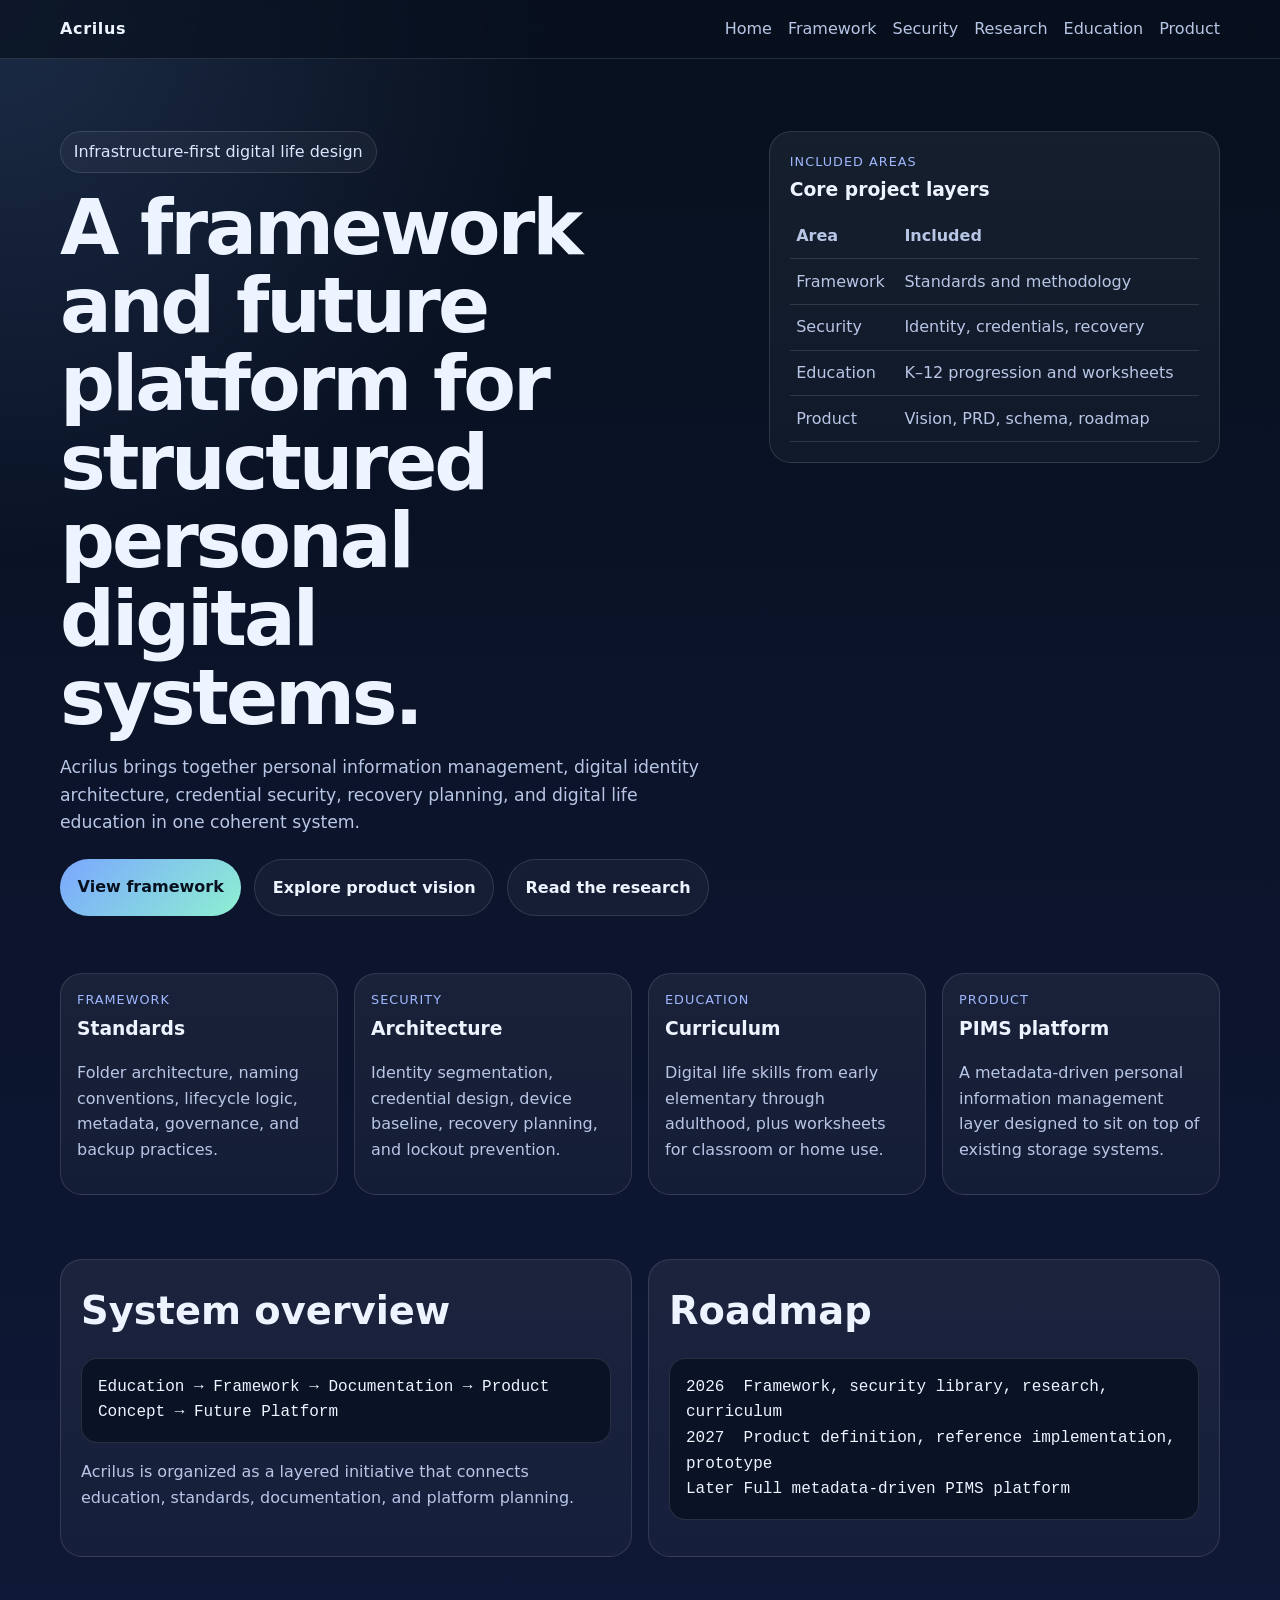
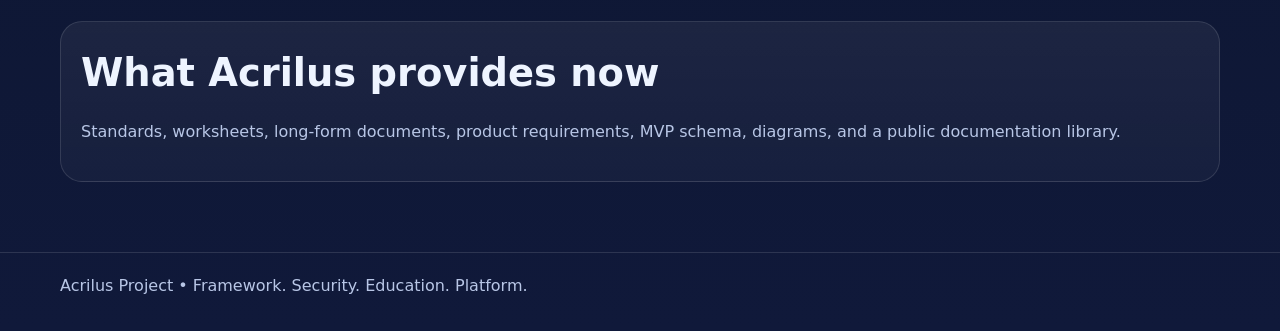
<file: index.html>
<!doctype html>
<html lang="en">
<head>
  <meta charset="utf-8" />
  <meta name="viewport" content="width=device-width, initial-scale=1" />
  <title>Acrilus — Personal Digital Systems</title>
  <meta name="description" content="Acrilus is a framework and future platform for structured personal information management, digital identity architecture, and long-term digital resilience." />
  <link rel="stylesheet" href="style.css" />
  <link rel="canonical" href="https://acrilus.one/">
<meta name="robots" content="index, follow">
<meta name="description" content="Acrilus — personal information management system platform.">
</head>
<body>
  <div class="nav"><div class="container nav-inner"><div class="brand">Acrilus</div><div class="links"><a href="index.html">Home</a><a href="framework.html">Framework</a><a href="security.html">Security</a><a href="research.html">Research</a><a href="education.html">Education</a><a href="product.html">Product</a></div></div></div>

<section class="hero">
  <div class="container hero-grid">
    <div>
      <div class="badge">Infrastructure-first digital life design</div>
      <h1>A framework and future platform for structured personal digital systems.</h1>
      <p class="lead">Acrilus brings together personal information management, digital identity architecture, credential security, recovery planning, and digital life education in one coherent system.</p>
      <div class="actions">
        <a class="btn primary" href="framework.html">View framework</a>
        <a class="btn" href="product.html">Explore product vision</a>
        <a class="btn" href="research.html">Read the research</a>
      </div>
    </div>
    <div class="panel">
      <div class="kicker">Included areas</div>
      <h3>Core project layers</h3>
      <table class="table">
        <tr><th>Area</th><th>Included</th></tr>
        <tr><td>Framework</td><td>Standards and methodology</td></tr>
        <tr><td>Security</td><td>Identity, credentials, recovery</td></tr>
        <tr><td>Education</td><td>K–12 progression and worksheets</td></tr>
        <tr><td>Product</td><td>Vision, PRD, schema, roadmap</td></tr>
      </table>
    </div>
  </div>
</section>
<section class="section"><div class="container grid4">
  <div class="card"><div class="kicker">Framework</div><h3>Standards</h3><p class="muted">Folder architecture, naming conventions, lifecycle logic, metadata, governance, and backup practices.</p></div>
  <div class="card"><div class="kicker">Security</div><h3>Architecture</h3><p class="muted">Identity segmentation, credential design, device baseline, recovery planning, and lockout prevention.</p></div>
  <div class="card"><div class="kicker">Education</div><h3>Curriculum</h3><p class="muted">Digital life skills from early elementary through adulthood, plus worksheets for classroom or home use.</p></div>
  <div class="card"><div class="kicker">Product</div><h3>PIMS platform</h3><p class="muted">A metadata-driven personal information management layer designed to sit on top of existing storage systems.</p></div>
</div></section>
<section class="section"><div class="container grid2">
  <div class="panel"><h2>System overview</h2><pre>Education → Framework → Documentation → Product Concept → Future Platform</pre><p class="muted">Acrilus is organized as a layered initiative that connects education, standards, documentation, and platform planning.</p></div>
  <div class="panel"><h2>Roadmap</h2><pre>2026  Framework, security library, research, curriculum
2027  Product definition, reference implementation, prototype
Later Full metadata-driven PIMS platform</pre></div>
</div></section>
<section class="section"><div class="container panel"><h2>What Acrilus provides now</h2><p class="muted">Standards, worksheets, long-form documents, product requirements, MVP schema, diagrams, and a public documentation library.</p></div></section>

  <div class="footer"><div class="container">Acrilus Project • Framework. Security. Education. Platform.</div></div>
</body>
</html>
</file>
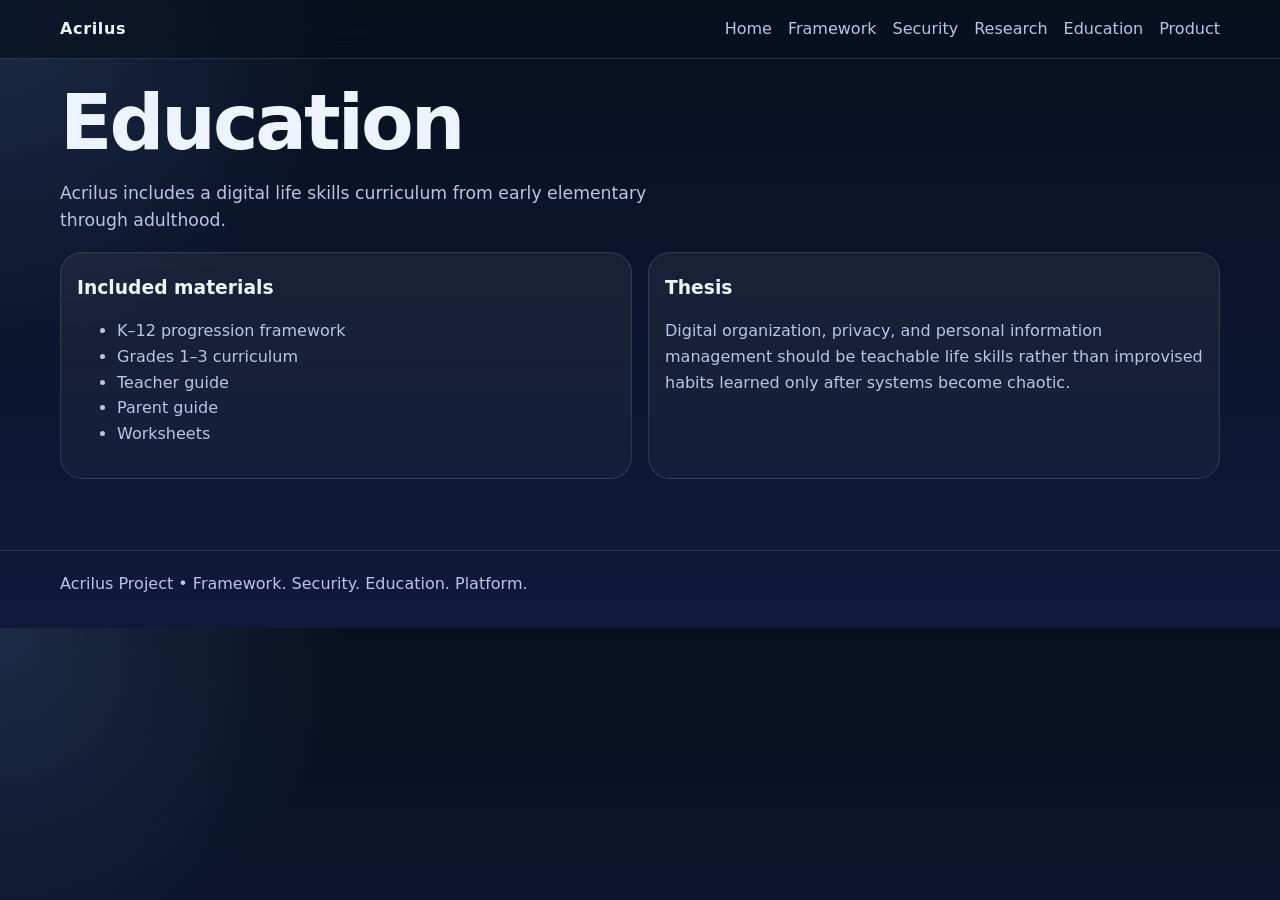
<file: education.html>
<!doctype html>
<html lang="en">
<head>
  <meta charset="utf-8" />
  <meta name="viewport" content="width=device-width, initial-scale=1" />
  <title>Acrilus — Education</title>
  <meta name="description" content="Acrilus is a framework and future platform for structured personal information management, digital identity architecture, and long-term digital resilience." />
  <link rel="stylesheet" href="style.css" />
</head>
<body>
  <div class="nav"><div class="container nav-inner"><div class="brand">Acrilus</div><div class="links"><a href="index.html">Home</a><a href="framework.html">Framework</a><a href="security.html">Security</a><a href="research.html">Research</a><a href="education.html">Education</a><a href="product.html">Product</a></div></div></div>
  <section class="section"><div class="container"><h1>Education</h1><p class="lead">Acrilus includes a digital life skills curriculum from early elementary through adulthood.</p><div class="grid2"><div class="card"><h3>Included materials</h3><ul><li>K–12 progression framework</li><li>Grades 1–3 curriculum</li><li>Teacher guide</li><li>Parent guide</li><li>Worksheets</li></ul></div><div class="card"><h3>Thesis</h3><p class="muted">Digital organization, privacy, and personal information management should be teachable life skills rather than improvised habits learned only after systems become chaotic.</p></div></div></div></section>
  <div class="footer"><div class="container">Acrilus Project • Framework. Security. Education. Platform.</div></div>
</body></html>
</file>
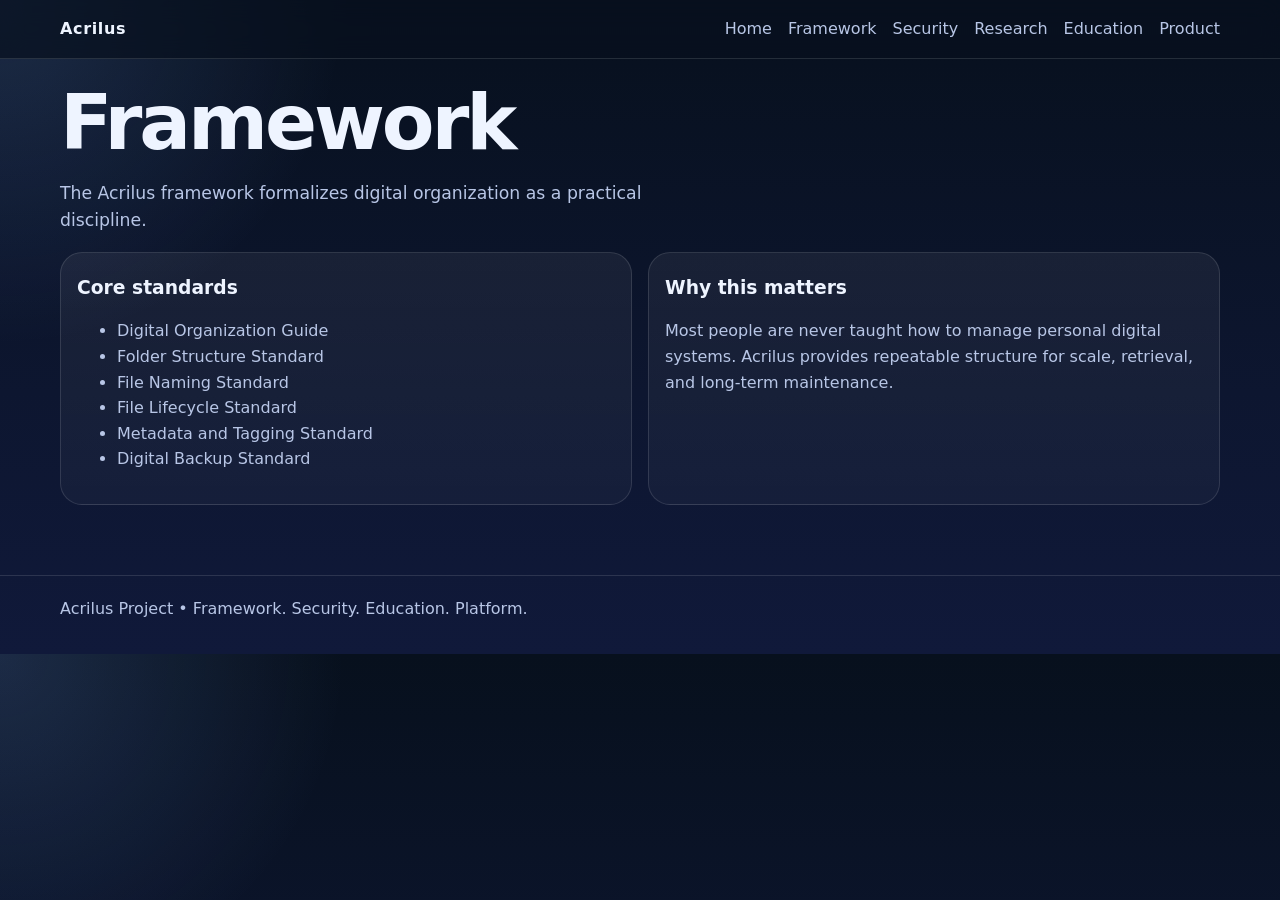
<file: framework.html>
<!doctype html>
<html lang="en">
<head>
  <meta charset="utf-8" />
  <meta name="viewport" content="width=device-width, initial-scale=1" />
  <title>Acrilus — Framework</title>
  <meta name="description" content="Acrilus is a framework and future platform for structured personal information management, digital identity architecture, and long-term digital resilience." />
  <link rel="stylesheet" href="style.css" />
</head>
<body>
  <div class="nav"><div class="container nav-inner"><div class="brand">Acrilus</div><div class="links"><a href="index.html">Home</a><a href="framework.html">Framework</a><a href="security.html">Security</a><a href="research.html">Research</a><a href="education.html">Education</a><a href="product.html">Product</a></div></div></div>
  <section class="section"><div class="container"><h1>Framework</h1><p class="lead">The Acrilus framework formalizes digital organization as a practical discipline.</p><div class="grid2"><div class="card"><h3>Core standards</h3><ul><li>Digital Organization Guide</li><li>Folder Structure Standard</li><li>File Naming Standard</li><li>File Lifecycle Standard</li><li>Metadata and Tagging Standard</li><li>Digital Backup Standard</li></ul></div><div class="card"><h3>Why this matters</h3><p class="muted">Most people are never taught how to manage personal digital systems. Acrilus provides repeatable structure for scale, retrieval, and long-term maintenance.</p></div></div></div></section>
  <div class="footer"><div class="container">Acrilus Project • Framework. Security. Education. Platform.</div></div>
</body></html>
</file>
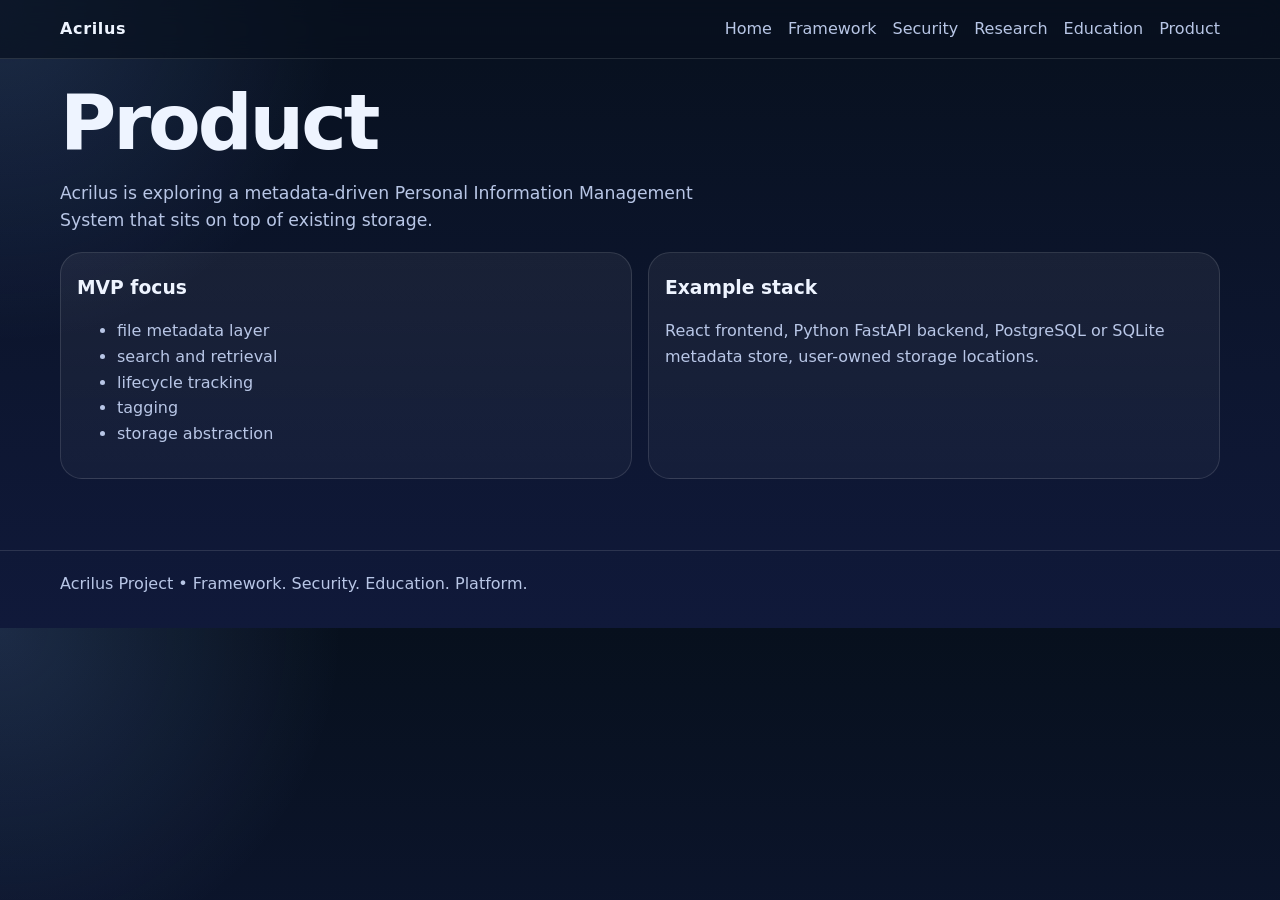
<file: product.html>
<!doctype html>
<html lang="en">
<head>
  <meta charset="utf-8" />
  <meta name="viewport" content="width=device-width, initial-scale=1" />
  <title>Acrilus — Product</title>
  <meta name="description" content="Acrilus is a framework and future platform for structured personal information management, digital identity architecture, and long-term digital resilience." />
  <link rel="stylesheet" href="style.css" />
</head>
<body>
  <div class="nav"><div class="container nav-inner"><div class="brand">Acrilus</div><div class="links"><a href="index.html">Home</a><a href="framework.html">Framework</a><a href="security.html">Security</a><a href="research.html">Research</a><a href="education.html">Education</a><a href="product.html">Product</a></div></div></div>
  <section class="section"><div class="container"><h1>Product</h1><p class="lead">Acrilus is exploring a metadata-driven Personal Information Management System that sits on top of existing storage.</p><div class="grid2"><div class="card"><h3>MVP focus</h3><ul><li>file metadata layer</li><li>search and retrieval</li><li>lifecycle tracking</li><li>tagging</li><li>storage abstraction</li></ul></div><div class="card"><h3>Example stack</h3><p class="muted">React frontend, Python FastAPI backend, PostgreSQL or SQLite metadata store, user-owned storage locations.</p></div></div></div></section>
  <div class="footer"><div class="container">Acrilus Project • Framework. Security. Education. Platform.</div></div>
</body></html>
</file>
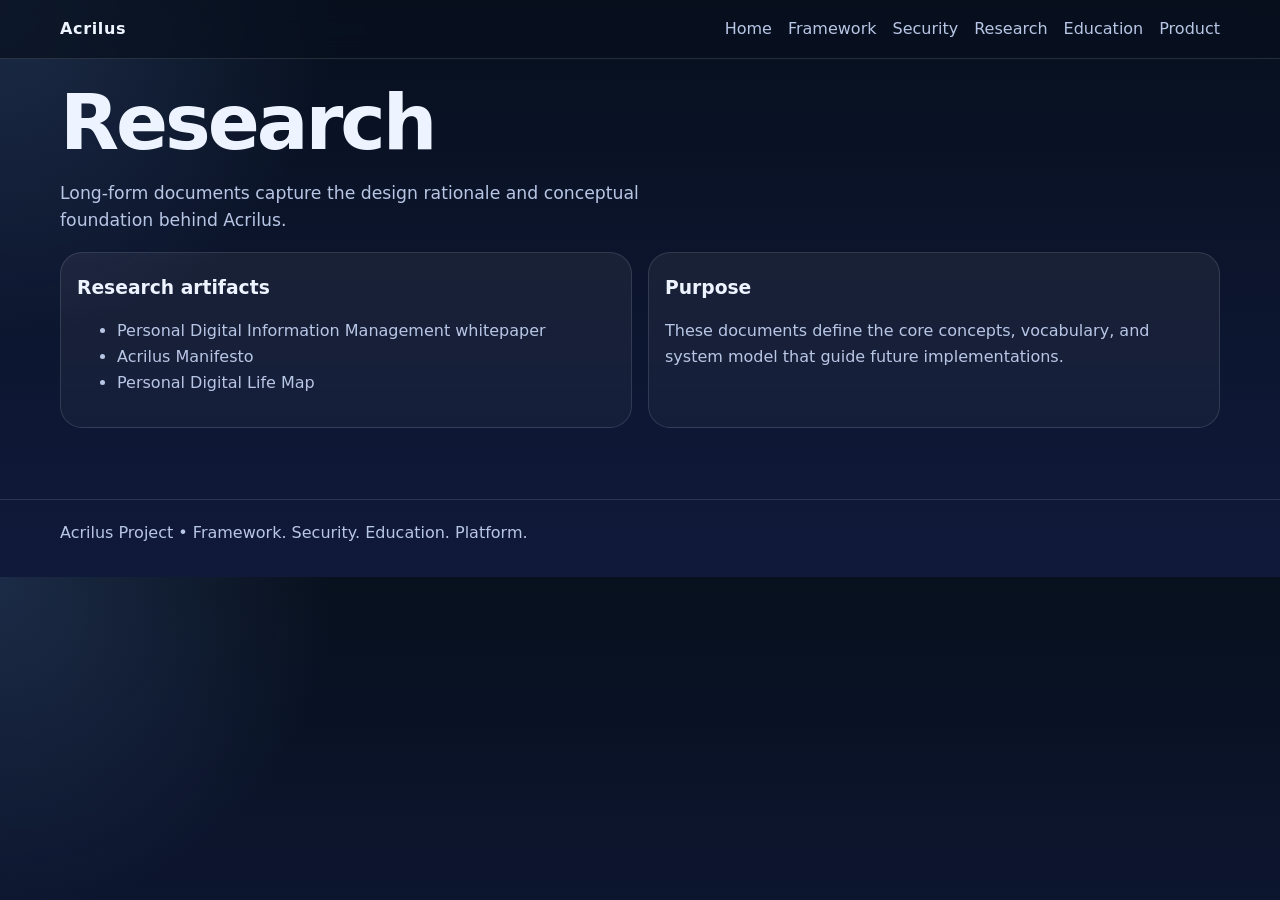
<file: research.html>
<!doctype html>
<html lang="en">
<head>
  <meta charset="utf-8" />
  <meta name="viewport" content="width=device-width, initial-scale=1" />
  <title>Acrilus — Research</title>
  <meta name="description" content="Acrilus is a framework and future platform for structured personal information management, digital identity architecture, and long-term digital resilience." />
  <link rel="stylesheet" href="style.css" />
</head>
<body>
  <div class="nav"><div class="container nav-inner"><div class="brand">Acrilus</div><div class="links"><a href="index.html">Home</a><a href="framework.html">Framework</a><a href="security.html">Security</a><a href="research.html">Research</a><a href="education.html">Education</a><a href="product.html">Product</a></div></div></div>
  <section class="section"><div class="container"><h1>Research</h1><p class="lead">Long-form documents capture the design rationale and conceptual foundation behind Acrilus.</p><div class="grid2"><div class="card"><h3>Research artifacts</h3><ul><li>Personal Digital Information Management whitepaper</li><li>Acrilus Manifesto</li><li>Personal Digital Life Map</li></ul></div><div class="card"><h3>Purpose</h3><p class="muted">These documents define the core concepts, vocabulary, and system model that guide future implementations.</p></div></div></div></section>
  <div class="footer"><div class="container">Acrilus Project • Framework. Security. Education. Platform.</div></div>
</body></html>
</file>
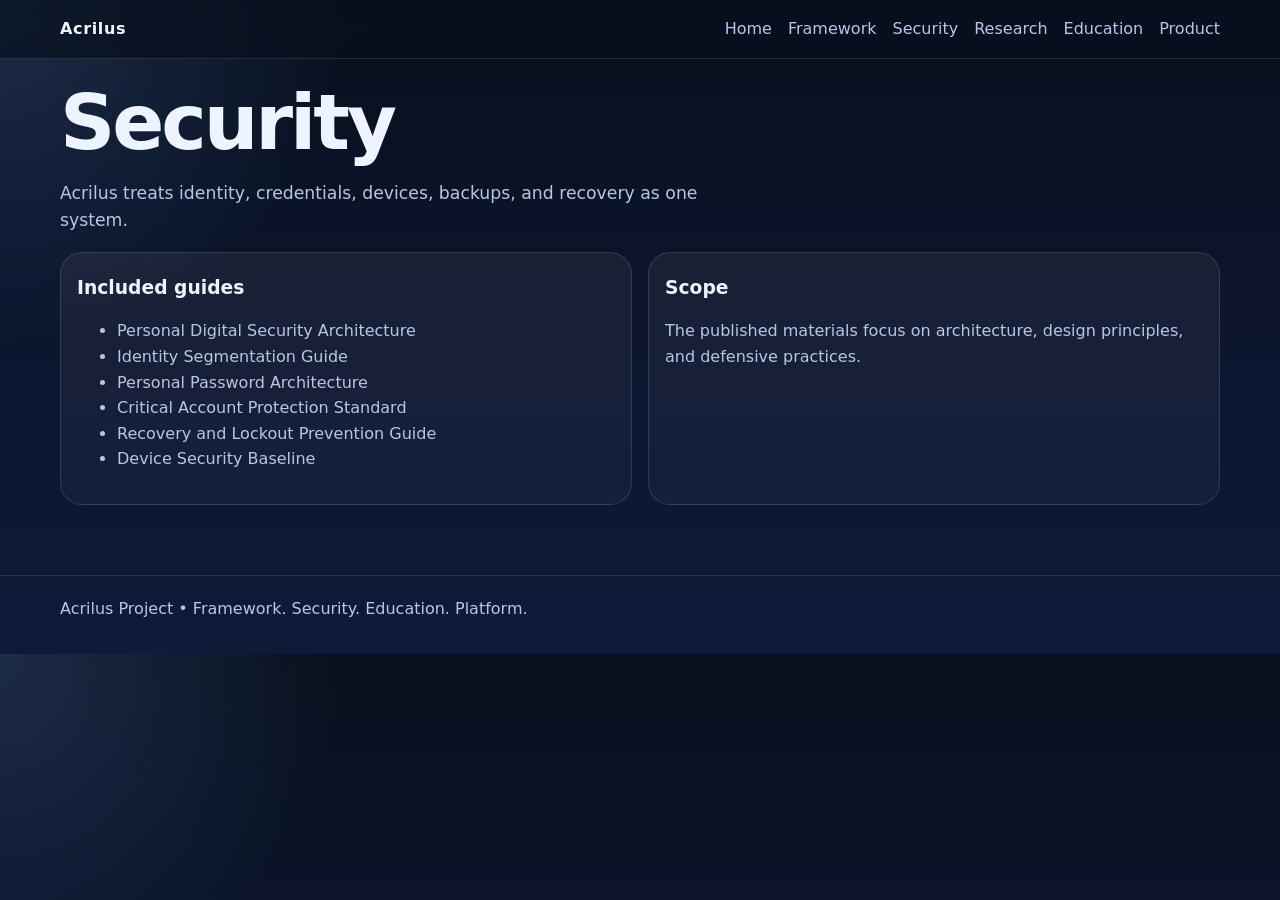
<file: security.html>
<!doctype html>
<html lang="en">
<head>
  <meta charset="utf-8" />
  <meta name="viewport" content="width=device-width, initial-scale=1" />
  <title>Acrilus — Security</title>
  <meta name="description" content="Acrilus is a framework and future platform for structured personal information management, digital identity architecture, and long-term digital resilience." />
  <link rel="stylesheet" href="style.css" />
</head>
<body>
  <div class="nav"><div class="container nav-inner"><div class="brand">Acrilus</div><div class="links"><a href="index.html">Home</a><a href="framework.html">Framework</a><a href="security.html">Security</a><a href="research.html">Research</a><a href="education.html">Education</a><a href="product.html">Product</a></div></div></div>
  <section class="section"><div class="container"><h1>Security</h1><p class="lead">Acrilus treats identity, credentials, devices, backups, and recovery as one system.</p><div class="grid2"><div class="card"><h3>Included guides</h3><ul><li>Personal Digital Security Architecture</li><li>Identity Segmentation Guide</li><li>Personal Password Architecture</li><li>Critical Account Protection Standard</li><li>Recovery and Lockout Prevention Guide</li><li>Device Security Baseline</li></ul></div><div class="card"><h3>Scope</h3><p class="muted">The published materials focus on architecture, design principles, and defensive practices.</p></div></div></div></section>
  <div class="footer"><div class="container">Acrilus Project • Framework. Security. Education. Platform.</div></div>
</body></html>
</file>
<file: style.css>
:root {
  --bg: #08111f;
  --panel: #0f1b31;
  --panel2: #132341;
  --text: #eef4ff;
  --muted: #b8c6e6;
  --line: rgba(255,255,255,.12);
  --accent: #7aa7ff;
  --accent2: #8ef0d1;
  --max: 1160px;
}
* { box-sizing: border-box; }
body {
  margin: 0;
  font-family: Inter, system-ui, -apple-system, Segoe UI, sans-serif;
  color: var(--text);
  background: radial-gradient(circle at top left, rgba(122,167,255,.18), transparent 24%), linear-gradient(180deg, #07101d, #0d1630 60%, #10193a);
  line-height: 1.6;
}
a { color: inherit; text-decoration: none; }
.container { width: min(var(--max), calc(100% - 2rem)); margin: 0 auto; }
.nav { position: sticky; top: 0; backdrop-filter: blur(12px); background: rgba(8,17,31,.7); border-bottom: 1px solid var(--line); }
.nav-inner { display:flex; justify-content:space-between; align-items:center; padding:1rem 0; gap:1rem; }
.brand { font-weight:700; letter-spacing:.04em; }
.links { display:flex; flex-wrap:wrap; gap:1rem; }
.links a { color: var(--muted); }
.hero { padding: 4.5rem 0 2rem; }
.hero-grid { display:grid; grid-template-columns:1.2fr .8fr; gap:2rem; align-items:start; }
.badge { display:inline-block; padding:.45rem .8rem; border:1px solid var(--line); border-radius:999px; color:#dbe6ff; background: rgba(255,255,255,.04); margin-bottom:1rem; }
h1 { font-size: clamp(2.6rem, 6vw, 4.8rem); line-height:1.02; letter-spacing:-.04em; margin:0 0 1rem; max-width: 11ch; }
.lead { color: var(--muted); font-size: 1.08rem; max-width: 60ch; }
.actions { display:flex; gap:.8rem; flex-wrap:wrap; margin-top:1.4rem; }
.btn { padding:.9rem 1.1rem; border-radius:999px; font-weight:650; border:1px solid var(--line); background: rgba(255,255,255,.04); }
.btn.primary { color:#07111f; background: linear-gradient(135deg, var(--accent), var(--accent2)); border:none; }
.card, .panel { background: linear-gradient(180deg, rgba(255,255,255,.06), rgba(255,255,255,.03)); border:1px solid var(--line); border-radius:22px; }
.panel { padding:1.25rem; }
.section { padding: 1.6rem 0 2.4rem; }
.grid4 { display:grid; grid-template-columns:repeat(4,1fr); gap:1rem; }
.grid2 { display:grid; grid-template-columns:repeat(2,1fr); gap:1rem; }
.card { padding:1rem; }
.kicker { color:#9fb7ff; font-size:.8rem; text-transform:uppercase; letter-spacing:.08em; }
h2 { font-size: clamp(1.6rem, 3vw, 2.4rem); margin:0 0 .6rem; }
h3 { margin:.2rem 0 .5rem; }
p.muted, li, td, th { color: var(--muted); }
pre { white-space: pre-wrap; font-family: ui-monospace, SFMono-Regular, Menlo, Consolas, monospace; background:#0a1326; padding:1rem; border-radius:16px; border:1px solid var(--line); overflow:auto; }
.footer { border-top:1px solid var(--line); margin-top: 2rem; }
.footer .container { padding:1.25rem 0 2rem; color: var(--muted); }
.table { width:100%; border-collapse: collapse; }
.table th, .table td { border-bottom:1px solid var(--line); padding:.6rem .4rem; text-align:left; }
@media (max-width: 900px) {
  .hero-grid, .grid4, .grid2 { grid-template-columns: 1fr; }
}
</file>
